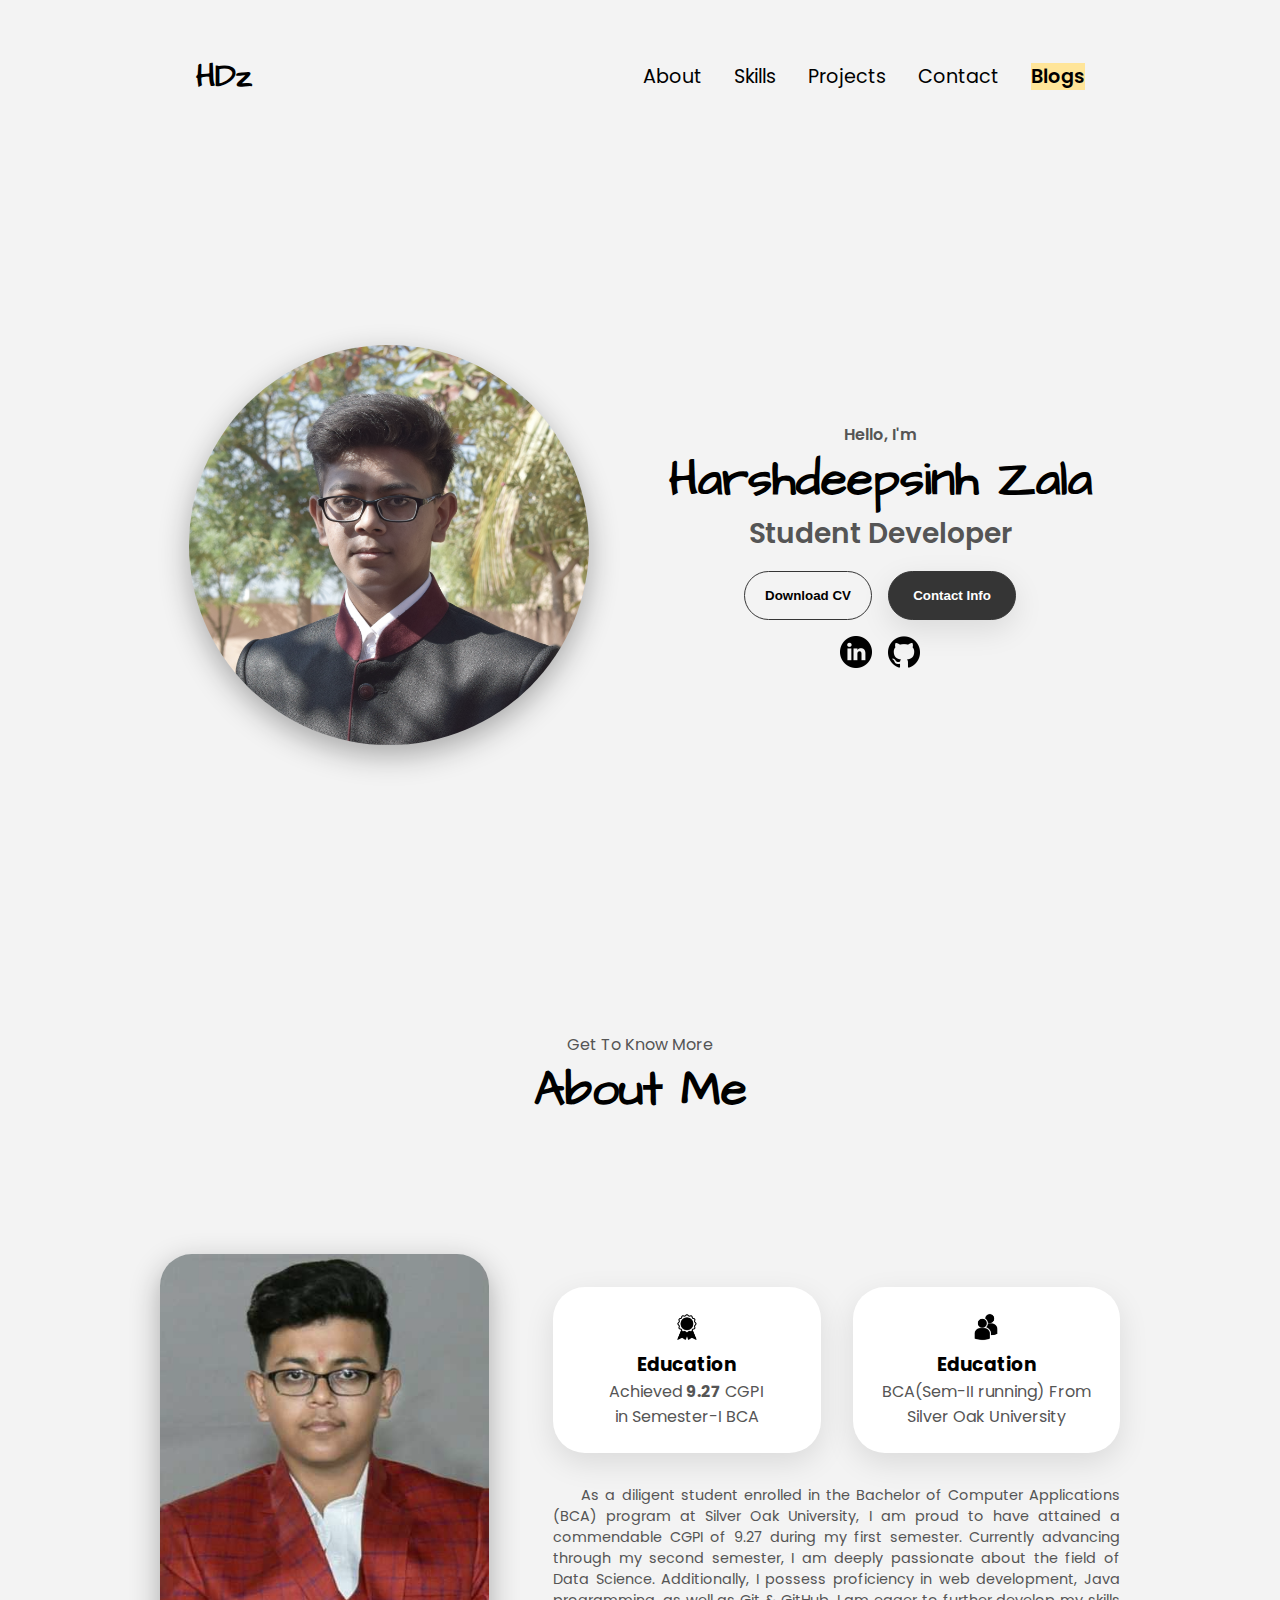
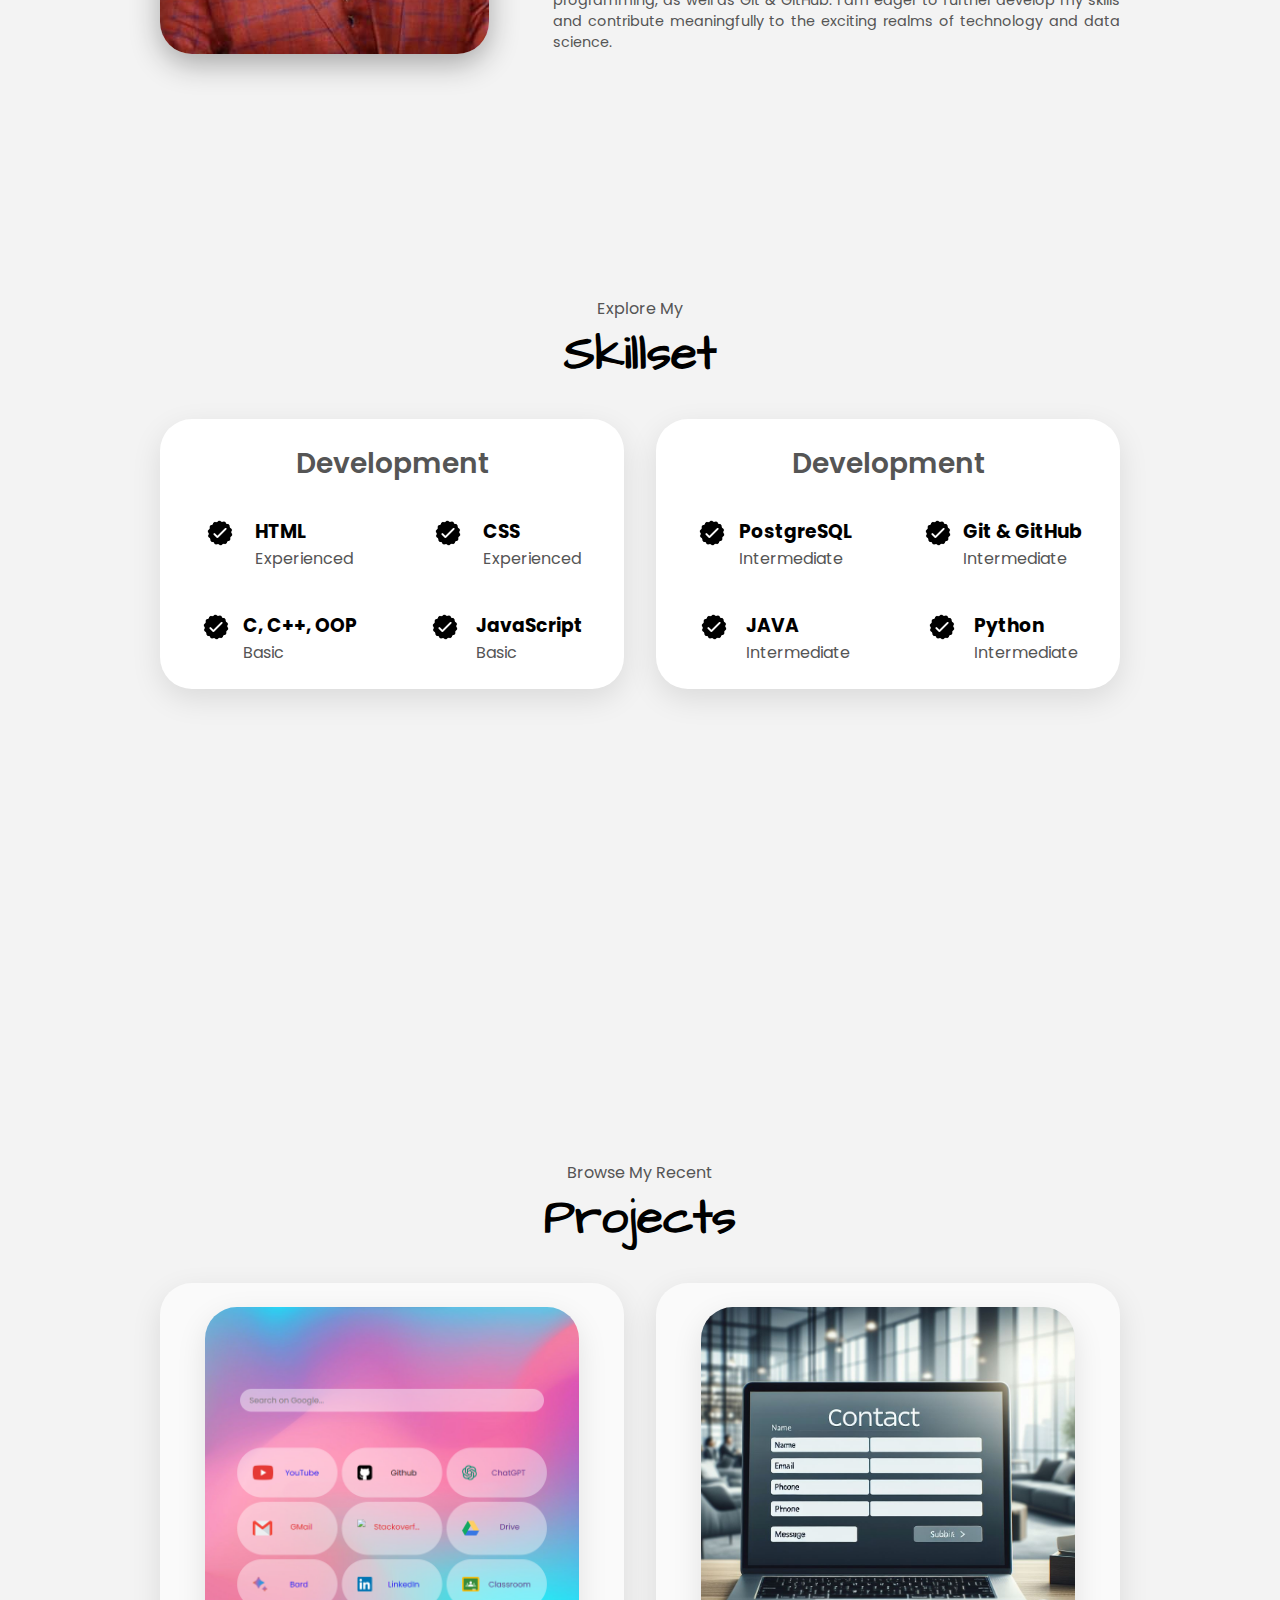
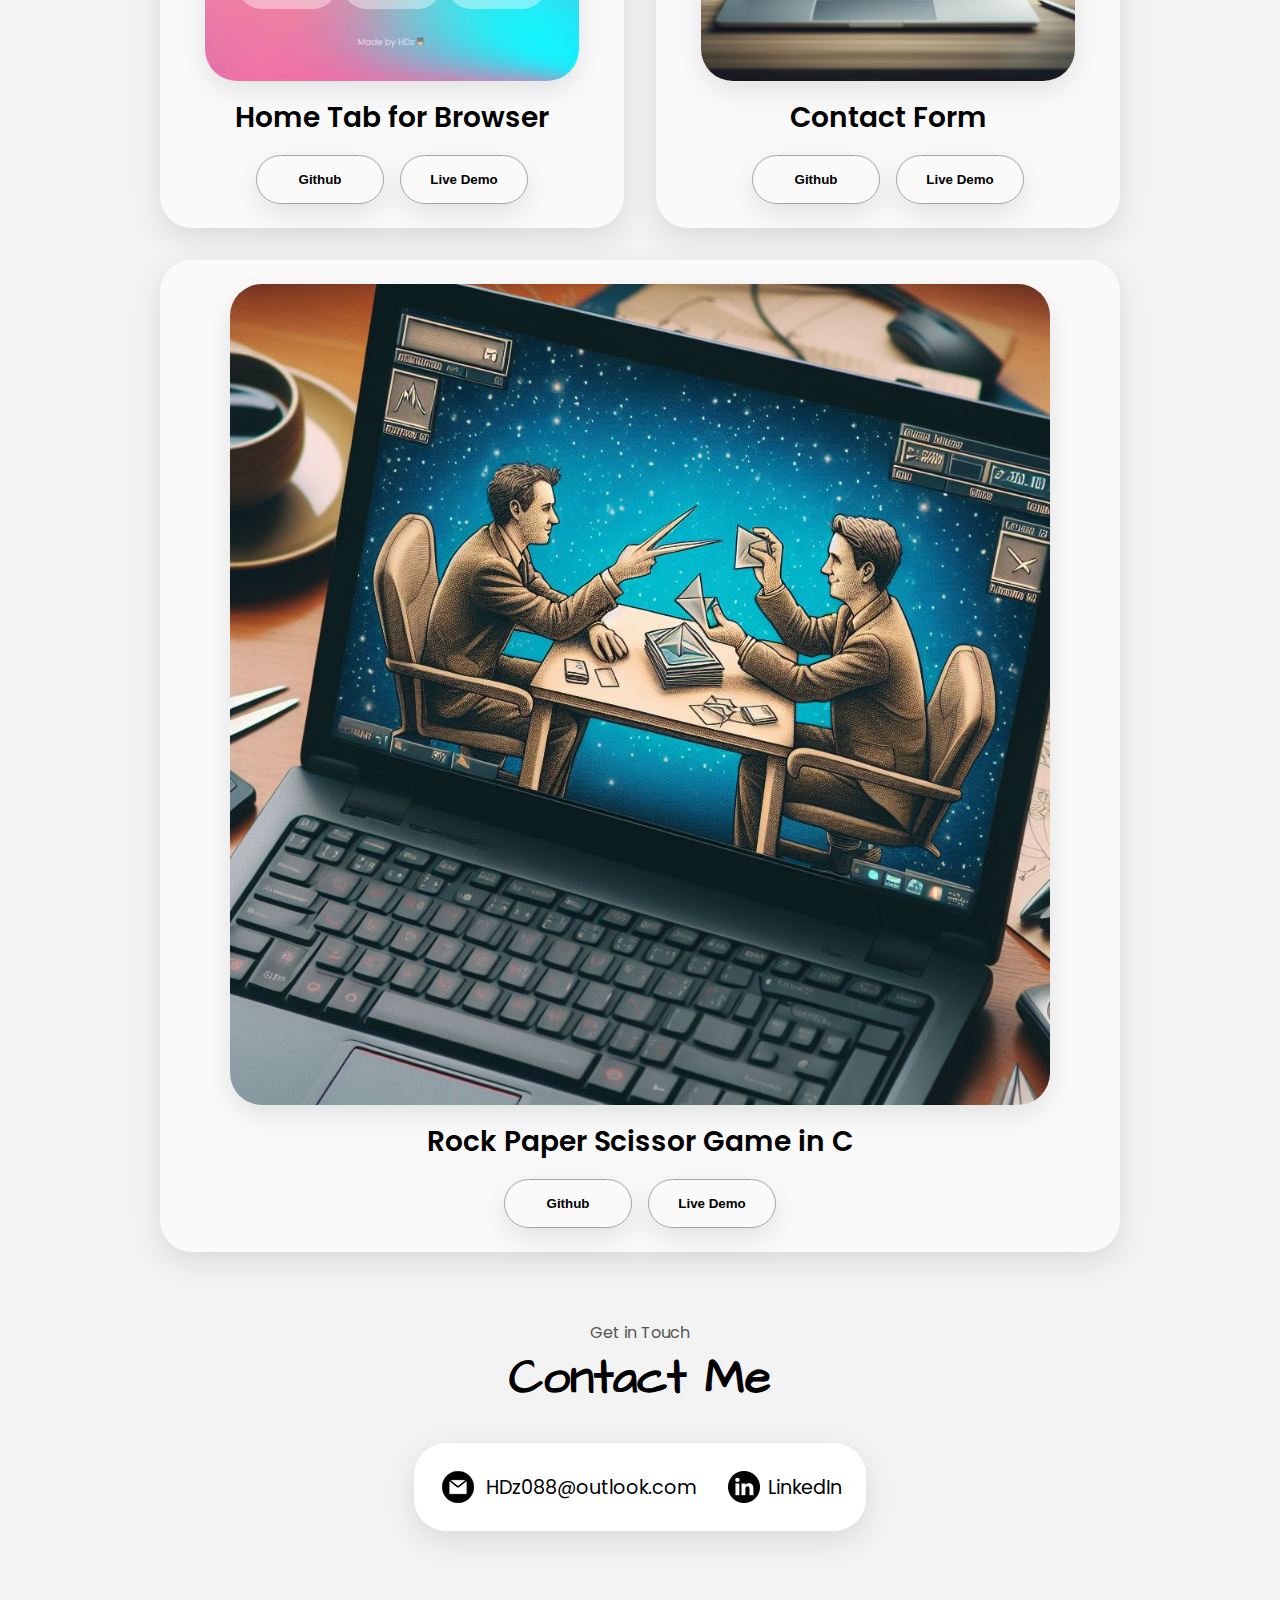
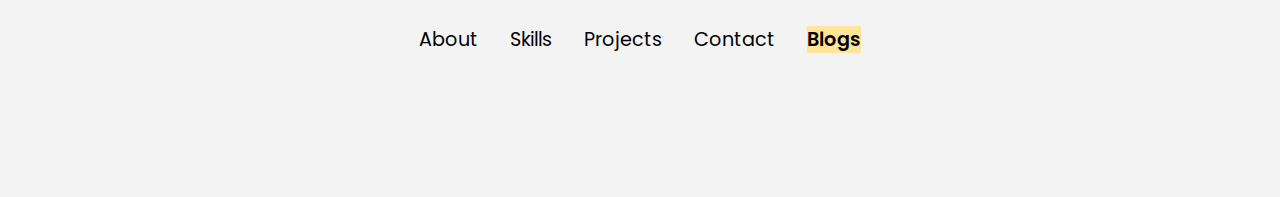
<file: index.html>
<!DOCTYPE html>
<html lang="en">
  <head>
    <meta charset="UTF-8" />
    <meta http-equiv="X-UA-Compatible" content="IE=edge" />
    <meta name="viewport" content="width=device-width, initial-scale=1.0" />
    <title>Home | HDz</title>
    <link rel="stylesheet" href="style.css" />
    <link rel="stylesheet" href="mediaqueries.css" />
    <link rel="shortcut icon" href="assets/owl.png" type="image/x-icon">
  </head>
  <body>
    <nav id="desktop-nav">
      <div class="logo">HDz</div>
      <div>
        <ul class="nav-links">
          <li><a href="#about">About</a></li>
          <li><a href="#skills">Skills</a></li>
          <li><a href="#projects">Projects</a></li>
          <li><a href="#contact">Contact</a></li>
          <li><a href="https://hdz.gitbook.io/hdz/" target="_blank"><mark>Blogs</mark></a></li>
        </ul>
      </div>
    </nav>
    <nav id="hamburger-nav">
      <div class="logo"><b>HDz</b></div>
      <div class="hamburger-menu">
        <div class="hamburger-icon" onclick="toggleMenu()">
          <span></span>
          <span></span>
          <span></span>
        </div>
        <div class="menu-links">
          <li><a href="#about" onclick="toggleMenu()">About</a></li>
          <li><a href="#experience" onclick="toggleMenu()">Skills</a></li>
          <li><a href="#projects" onclick="toggleMenu()">Projects</a></li>
          <li><a href="#contact" onclick="toggleMenu()">Contact</a></li>
          <li><a href="#contact" onclick="toggleMenu()"><mark>Blogs</mark></a></li>
        </div>
      </div>
    </nav>
    <section id="profile">
      <div class="section__pic-container">
        <img src="assets/hdzpic.JPG" 
        alt="John Doe profile picture" 
        class="section__pic-container"
        style="box-shadow: 0px 10px 30px 0px rgba(0, 0, 0, 0.315); border-radius: 50%;"
        />
      </div>
      <div class="section__text">
        <p class="section__text__p1">Hello, I'm</p>
        <h1 class="title">Harshdeepsinh Zala</h1>
        <p class="section__text__p2">Student Developer</p>
        <div class="btn-container">
          <button
            class="btn btn-color-2"
            onclick="window.open('assets/HarshdeepsinhZala.pdf')"
          >
            Download CV
          </button>
          <button class="btn btn-color-1" onclick="location.href='#contact'">
            Contact Info
          </button>
        </div>
        <div id="socials-container">
          <img
            src="./assets/linkedin.png"
            alt="My LinkedIn profile"
            class="icon"
            onclick="location.href='https://www.linkedin.com/in/hdz088/'"
          />
          <img
            src="./assets/github.png"
            alt="My Github profile"
            class="icon"
            onclick="location.href='https://github.com/hdz-088'"
          />
        </div>
      </div>
    </section>
    <section id="about">
      <p class="section__text__p1">Get To Know More</p>
      <h1 class="title">About Me</h1>
      <div class="section-container">
        <div class="section__pic-container">
          <img
            src="assets/about-pic.jpg"
            alt="Profile picture"
            class="about-pic"
            style="box-shadow: 0px 10px 30px 0px rgba(0, 0, 0, 0.315);"
          />
        </div>
        <div class="about-details-container">
          <div class="about-containers">
            <div class="details-container">
              <img
                src="./assets/experience.png"
                alt="Experience icon"
                class="icon"
              />
              <h3>Education</h3>
              <p> Achieved <b>9.27</b> CGPI<br />in Semester-I BCA</p>
            </div>
            <div class="details-container">
              <img
                src="./assets/education.png"
                alt="Education icon"
                class="icon"
              />
              <h3>Education</h3>
              <p>BCA(Sem-II running) From<br />Silver Oak University</p>
            </div>
          </div>
          <div class="text-container">
            <p>
              As a diligent student enrolled in the Bachelor of Computer Applications (BCA) program at Silver Oak University, I am proud to have attained a commendable CGPI of 9.27 during my first semester. Currently advancing through my second semester, I am deeply passionate about the field of Data Science. Additionally, I possess proficiency in web development, Java programming, as well as Git & GitHub. I am eager to further develop my skills and contribute meaningfully to the exciting realms of technology and data science.
            </p>
          </div>
        </div>
      </div>
      <!-- <img
        src="./assets/arrow.png"
        alt="Arrow icon"
        class="icon arrow"
        onclick="location.href='./#experience'"
      /> -->
    </section>
    <section id="skills">
      <p class="section__text__p1">Explore My</p>
      <h1 class="title">Skillset</h1>
      <div class="experience-details-container">
        <div class="about-containers">
          <div class="details-container">
            <h2 class="experience-sub-title">Development</h2>
            <div class="article-container">
              <article>
                <img
                  src="./assets/checkmark.png"
                  alt="Experience icon"
                  class="icon"
                />
                <div>
                  <h3>HTML</h3>
                  <p>Experienced</p>
                </div>
              </article>
              <article>
                <img
                  src="./assets/checkmark.png"
                  alt="Experience icon"
                  class="icon"
                />
                <div>
                  <h3>CSS</h3>
                  <p>Experienced</p>
                </div>
              </article>
              <article>
                <img
                  src="./assets/checkmark.png"
                  alt="Experience icon"
                  class="icon"
                />
                <div>
                  <h3>C, C++, OOP</h3>
                  <p>Basic</p>
                </div>
              </article>
              <article>
                <img
                  src="./assets/checkmark.png"
                  alt="Experience icon"
                  class="icon"
                />
                <div>
                  <h3>JavaScript</h3>
                  <p>Basic</p>
                </div>
              </article>
              <!-- <article>
                <img
                  src="./assets/checkmark.png"
                  alt="Experience icon"
                  class="icon"
                />
                <div>
                  <h3>C++ Object Oriented</h3>
                  <p>Basic</p>
                </div>
              </article>
              <article>
                <img
                  src="./assets/checkmark.png"
                  alt="Experience icon"
                  class="icon"
                />
                <div>
                  <h3>Material UI</h3>
                  <p>Intermediate</p>
                </div>
              </article> -->
            </div>
          </div>
          <div class="details-container">
            <h2 class="experience-sub-title">Development</h2>
            <div class="article-container">
              <article>
                <img
                  src="./assets/checkmark.png"
                  alt="Experience icon"
                  class="icon"
                />
                <div>
                  <h3>PostgreSQL</h3>
                  <p>Intermediate</p>
                </div>
              </article>
              <article>
                <img
                  src="./assets/checkmark.png"
                  alt="Experience icon"
                  class="icon"
                />
                <div>
                  <h3>Git & GitHub</h3>
                  <p>Intermediate</p>
                </div>
              </article>
              <article>
                <img
                  src="./assets/checkmark.png"
                  alt="Experience icon"
                  class="icon"
                />
                <div>
                  <h3>JAVA</h3>
                  <p>Intermediate</p>
                </div>
              </article>
              <article>
                <img
                  src="./assets/checkmark.png"
                  alt="Experience icon"
                  class="icon"
                />
                <div>
                  <h3>Python</h3>
                  <p>Intermediate</p>
                </div>
              </article>
            </div>
          </div>
        </div>
      </div>
      <!-- <img
        src="./assets/arrow.png"
        alt="Arrow icon"
        class="icon arrow"
        onclick="location.href='./#projects'"
      /> -->
    </section>
    <section id="projects">
      <p class="section__text__p1">Browse My Recent</p>
      <h1 class="title">Projects</h1>
      <div class="experience-details-container">
        <div class="about-containers">
          <div class="details-container color-container">
            <div class="article-container">
              <img
                src="./assets/project-1.png"
                alt="Project 1"
                class="project-img"
              />
            </div>
            <h2 class="experience-sub-title project-title">Home Tab for Browser</h2>
            <div class="btn-container">
              <button
                class="btn btn-color-2 project-btn"
                onclick="location.href='https://github.com/hdz-088/Homepage'"
              >
                Github
              </button>
              <button
                class="btn btn-color-2 project-btn"
                onclick="location.href='https://hdz-088.github.io/Homepage/'"
              >
                Live Demo
              </button>
            </div>
          </div>
          <div class="details-container color-container">
            <div class="article-container">
              <img
                src="./assets/project-2.png"
                alt="Project 2"
                class="project-img"
              />
            </div>
            <h2 class="experience-sub-title project-title">Contact Form</h2>
            <div class="btn-container">
              <button
                class="btn btn-color-2 project-btn"
                onclick="location.href='https://github.com/hdz-088/Contact-Form'"
              >
                Github
              </button>
              <button
                class="btn btn-color-2 project-btn"
                onclick="location.href='https://hdz-088.github.io/Contact-Form/'" 
              >
                Live Demo
              </button>
            </div>
          </div>
          <div class="details-container color-container">
            <div class="article-container">
              <img
                src="./assets/project-3.png"
                alt="Project 3"
                class="project-img"
              />
            </div>
            <h2 class="experience-sub-title project-title">Rock Paper Scissor Game in C</h2>
            <div class="btn-container">
              <button
                class="btn btn-color-2 project-btn"
                onclick="location.href='https://github.com/hdz-088/RPS-Game'"
              >
                Github
              </button>
              <button
                class="btn btn-color-2 project-btn"
                onclick="location.href='https://github.com/'"
              >
                Live Demo
              </button>
            </div>
          </div>
        </div>
      </div>
      <!-- <img
        src="./assets/arrow.png"
        alt="Arrow icon"
        class="icon arrow"
        onclick="location.href='./#contact'"
      /> -->
    </section>
    <section id="contact">
      <p class="section__text__p1">Get in Touch</p>
      <h1 class="title">Contact Me</h1>
      <div class="contact-info-upper-container">
        <div class="contact-info-container">
          <img
            src="./assets/email.png"
            alt="Email icon"
            class="icon contact-icon email-icon"
          />
          <p><a href="mailto:hdz088@outlook.com">HDz088@outlook.com</a></p>
        </div>
        <div class="contact-info-container">
          <img
            src="./assets/linkedin.png"
            alt="LinkedIn icon"
            class="icon contact-icon"
          />
          <p><a href="https://www.linkedin.com/in/hdz088/">LinkedIn</a></p>
        </div>
      </div>
    </section>
    <footer>
      <nav>
        <div class="nav-links-container">
          <ul class="nav-links">
            <li><a href="#about">About</a></li>
            <li><a href="#skills">Skills</a></li>
            <li><a href="#projects">Projects</a></li>
            <li><a href="#contact">Contact</a></li>
            <li><a href="https://hdz.gitbook.io/hdz/" target="_blank"><mark>Blogs</mark></a></li>
          </ul>
        </div>
      </nav>
    </footer>
    <script src="script.js"></script>
  </body>
</html>
</file>
<file: style.css>
/* GENERAL */

@import url("https://fonts.googleapis.com/css2?family=Poppins:wght@300;400;500;600&display=swap");

@import url('https://fonts.googleapis.com/css2?family=Architects+Daughter&family=Satisfy&display=swap');

* {
  margin: 0;
  padding: 0;
}

body {
  font-family: "Poppins";
  background-color: #f3f3f3;
}

::selection {
  background-color: #ffe599;
  color: #000;
}

html {
  scroll-behavior: smooth;
}

p {
  color: rgb(85, 85, 85);
}

/* TRANSITION */

a,
.btn {
  transition: all 300ms ease;
}

/* DESKTOP NAV */

nav,
.nav-links {
  display: flex;
}

nav {
  justify-content: space-around;
  align-items: center;
  height: 17vh;
  border-bottom-left-radius: 50px;
  border-bottom-right-radius: 50px;
}

.nav-links {
  gap: 2rem;
  list-style: none;
  font-size: 1.2rem;
}

a {
  color: black;
  text-decoration: none;
  text-decoration-color: white;
}

a:hover {
  color: grey;
  text-decoration: underline;
  text-underline-offset: 1rem;
  text-decoration-color: rgb(181, 181, 181);
}

.logo {
  font-size: 2rem;
  font-weight: 700;
  font-family: "Architects Daughter";
}

.logo:hover {
  cursor: default;
}

mark {
  color: #000;
  background-color: #ffe599;
  font-weight: 600;
}

/* HAMBURGER MENU */

#hamburger-nav {
  display: none;
  z-index: 9999;
  border-radius: 20px;
}

.hamburger-menu {
  position: relative;
  display: inline-block;
  z-index: 9999;

}

.hamburger-icon {
  display: flex;
  flex-direction: column;
  justify-content: space-between;
  height: 24px;
  width: 30px;
  cursor: pointer;
}

.hamburger-icon span {
  width: 100%;
  height: 2px;
  background-color: black;
  transition: all 0.3 ease-in-out;
}

.menu-links {
  position: absolute;
  top: 100%;
  right: 0;
  background-color: white;
  width: fit-content;
  max-height: 0;
  overflow: hidden;
  transition: all 0.3 ease-in-out;
}

.menu-links a {
  display: block;
  padding: 10px;
  text-align: center;
  font-size: 1.5rem;
  color: black;
  text-decoration: none;
  transition: all 0.3 ease-in-out;
}

.menu-links li {
  list-style: none;
}

.menu-links.open {
  max-height: 300px;
  border-radius: 20px;
  width: 200px;
}

.hamburger-icon.open span:first-child {
  transform: rotate(45deg) translate(10px, 5px);
}

.hamburger-icon.open span:nth-child(2) {
  opacity: 0;
}

.hamburger-icon.open span:last-child {
  transform: rotate(-45deg) translate(10px, -5px);
}

.hamburger-icon span:first-child {
  transform: none;
}

.hamburger-icon span:first-child {
  opacity: 1;
}

.hamburger-icon span:first-child {
  transform: none;
}

/* SECTIONS */

section {
  padding-top: 4vh;
  height: 96vh;
  margin: 0 10rem;
  box-sizing: border-box;
  min-height: fit-content;
}

.section-container {
  display: flex;
}

/* PROFILE SECTION */

#profile {
  display: flex;
  justify-content: center;
  gap: 5rem;
  height: 80vh;
}

.section__pic-container {
  display: flex;
  height: 400px;
  width: 400px;
  margin: auto 0;
}

.section__text {
  align-self: center;
  text-align: center;
}

.section__text p {
  font-weight: 600;
}

.section__text__p1 {
  text-align: center;
}

.section__text__p2 {
  font-size: 1.75rem;
  margin-bottom: 1rem;
}

.title {
  font-size: 3rem;
  text-align: center;
  font-family: "Architects Daughter";
}

#socials-container {
  display: flex;
  justify-content: center;
  margin-top: 1rem;
  gap: 1rem;
}

/* ICONS */

.icon {
  cursor: pointer;
  height: 2rem;
}

/* BUTTONS */

.btn-container {
  display: flex;
  justify-content: center;
  gap: 1rem;
}

.btn {
  font-weight: 600;
  transition: all 300ms ease;
  padding: 1rem;
  width: 8rem;
  border-radius: 2rem;
  
}

.btn-color-1,
.btn-color-2 {
  border: rgb(53, 53, 53) 0.1rem solid;
}

.btn-color-1:hover,
.btn-color-2:hover {
  cursor: pointer;
  box-shadow: 0px 10px 30px 0px rgba(0, 0, 0, 0.1);
}

.btn-color-1,
.btn-color-2:hover {
  background: rgb(53, 53, 53);
  box-shadow: 0px 10px 30px 0px rgba(0, 0, 0, 0.1);
  color: white;
}

.btn-color-1:hover {
  background: rgb(0, 0, 0);
}

.btn-color-2 {
  background: none;
}

.btn-color-2:hover {
  border: rgb(255, 255, 255) 0.1rem solid;
}

.btn-container {
  gap: 1rem;
}

/* ABOUT SECTION */

#about {
  position: relative;
}

.about-containers {
  gap: 2rem;
  margin-bottom: 2rem;
  margin-top: 2rem;
}

.about-details-container {
  justify-content: center;
  flex-direction: column;
}

.about-containers,
.about-details-container {
  display: flex;
}

.about-pic {
  border-radius: 2rem;
  box-shadow: 0px 10px 30px 0px rgba(0, 0, 0, 0.1);
}

/* .arrow {
  position: absolute;
  right: -5rem;
  bottom: 2.5rem;
} */

.details-container {
  padding: 1.5rem;
  flex: 1;
  background: white;
  border-radius: 2rem;
  /* border: rgb(53, 53, 53) 0.1rem solid; */
  border-color: rgb(163, 163, 163);
  text-align: center;
  box-shadow: 0px 10px 30px 0px rgba(0, 0, 0, 0.1);
}

.section-container {
  gap: 4rem;
  height: 80%;
}

.section__pic-container {
  height: 400px;
  width: 400px;
  margin: auto 0;
  filter: grayscale(0.2);
  background-color: #f3f3f3;
}

.text-container {
  font-size: 0.9rem;
  text-align: justify;
  text-indent:5%;
}

/* EXPERIENCE SECTION */

#experience {
  position: relative;
}

.experience-sub-title {
  color: rgb(85, 85, 85);
  font-weight: 600;
  font-size: 1.75rem;
  margin-bottom: 2rem;
}

.experience-details-container {
  display: flex;
  justify-content: center;
  flex-direction: column;
}

.article-container {
  display: flex;
  text-align: initial;
  flex-wrap: wrap;
  flex-direction: row;
  gap: 2.5rem;
  justify-content: space-around;
}

article {
  display: flex;
  justify-content: flex-start;  
  width: 10rem;
  justify-content: space-around;
  gap: 0.5rem;
}

article .icon {
  cursor: default;
}

/* PROJECTS SECTION */

#projects {
  position: relative;
}

.color-container {
  border-color: rgb(163, 163, 163);
  background: rgb(250, 250, 250);
  box-shadow: 0px 10px 30px 0px rgba(0, 0, 0, 0.1);
}

.project-img {
  border-radius: 2rem;
  width: 90%;
  height: 90%;
  box-shadow: 0px 10px 30px 0px rgba(0, 0, 0, 0.1);
}

.project-title {
  margin: 1rem;
  color: black;
}

.project-btn {
  color: black;
  border-color: rgb(163, 163, 163);
  box-shadow: 0px 10px 30px 0px rgba(0, 0, 0, 0.1);
}

/* CONTACT */

#contact {
  display: flex;
  justify-content: center;
  flex-direction: column;
  height: 70vh;
}

.contact-info-upper-container {
  display: flex;
  justify-content: center;
  border-radius: 2rem;
  /* border: rgb(53, 53, 53) 0.1rem solid; */
  border-color: rgb(163, 163, 163);
  /* background: (250, 250, 250); */
  background-color: white;
  margin: 2rem auto;
  padding: 0.5rem;
  box-shadow: 0px 10px 30px 0px rgba(0, 0, 0, 0.1);
}

.contact-info-container {
  display: flex;
  align-items: center;
  justify-content: center;
  gap: 0.5rem;
  margin: 1rem;
}

.contact-info-container p {
  font-size: larger;
}

.contact-icon {
  cursor: default;
}

.email-icon {
  height: 2.5rem;
}

/* FOOTER SECTION */

footer {
  height: 26vh;
  margin: 0 1rem;
}

footer p {
  text-align: center;
}
</file>
<file: mediaqueries.css>
@media screen and (max-width: 1400px) {
  #profile {
    height: 83vh;
    margin-bottom: 6rem;
  }
  .about-containers {
    flex-wrap: wrap;
  }
  #contact,
  #projects {
    height: fit-content;
  }
}

@media screen and (max-width: 1200px) {
  #desktop-nav {
    display: none;
  }
  #hamburger-nav {
    display: flex;
  }
  #experience,
  .experience-details-container {
    margin-top: 2rem;
  }
  #profile,
  .section-container {
    display: block;
  }
  .arrow {
    display: none;
  }
  section,
  .section-container {
    height: fit-content;
  }
  section {
    margin: 0 5%;
  }
  .section__pic-container {
    width: 275px;
    height: 275px;
    margin: 0 auto 2rem;
  }
  .about-containers {
    margin-top: 0;
  }
}

@media screen and (max-width: 600px) {
  #contact,
  footer {
    height: 40vh;
  }
  #profile {
    height: 83vh;
    margin-bottom: 0;
  }
  article {
    font-size: 1rem;
  }
  footer nav {
    height: fit-content;
    margin-bottom: 2rem;
  }
  .about-containers,
  .contact-info-upper-container,
  .btn-container {
    flex-wrap: wrap;
  }
  .contact-info-container {
    margin: 0;
  }
  .contact-info-container p,
  .nav-links li a {
    font-size: 1rem;
  }
  .experience-sub-title {
    font-size: 1.25rem;
  }
  .logo {
    font-size: 1.5rem;
  }
  .nav-links {
    flex-direction: column;
    gap: 0.5rem;
    text-align: center;
  }
  .section__pic-container {
    width: auto;
    height: 46vw;
    justify-content: center;
  }
  .section__text__p2 {
    font-size: 1.25rem;
  }
  .title {
    font-size: 2rem;
  }
  .text-container {
    text-align: justify;
  }
}
</file>
